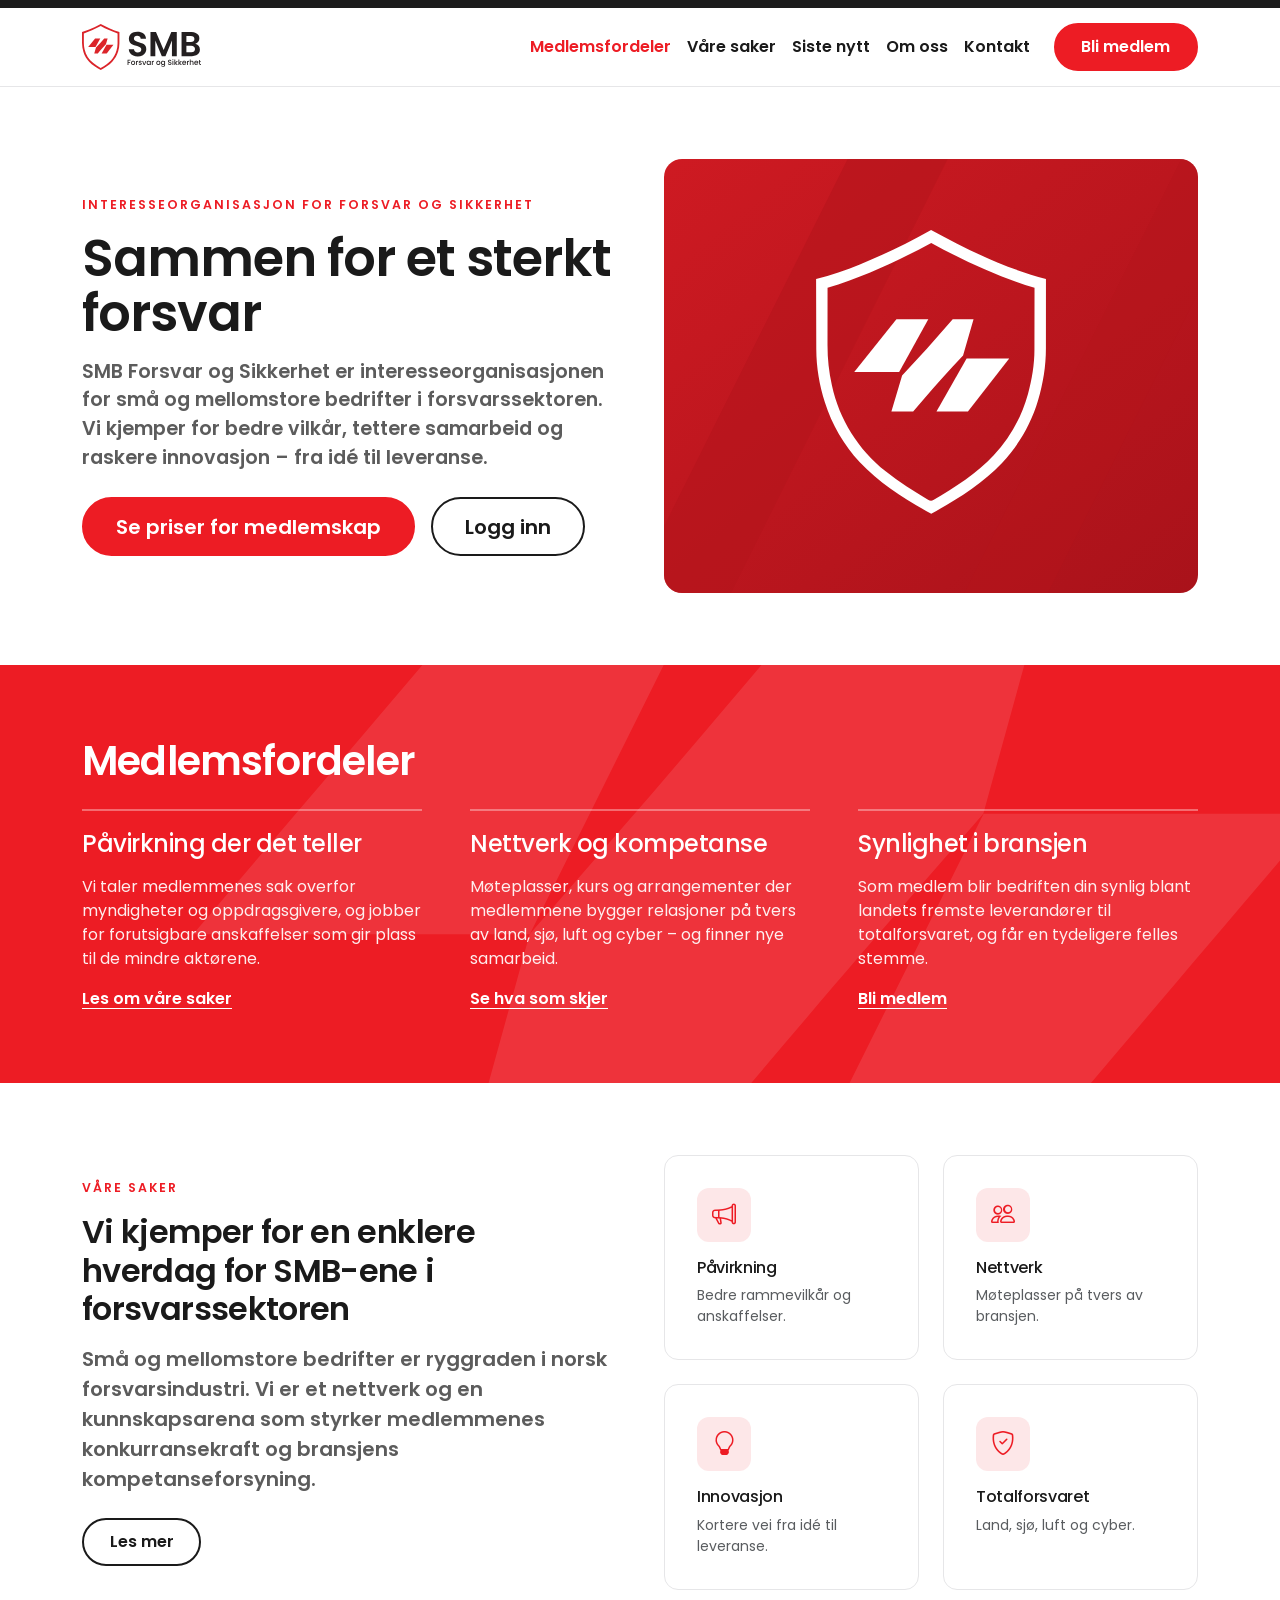
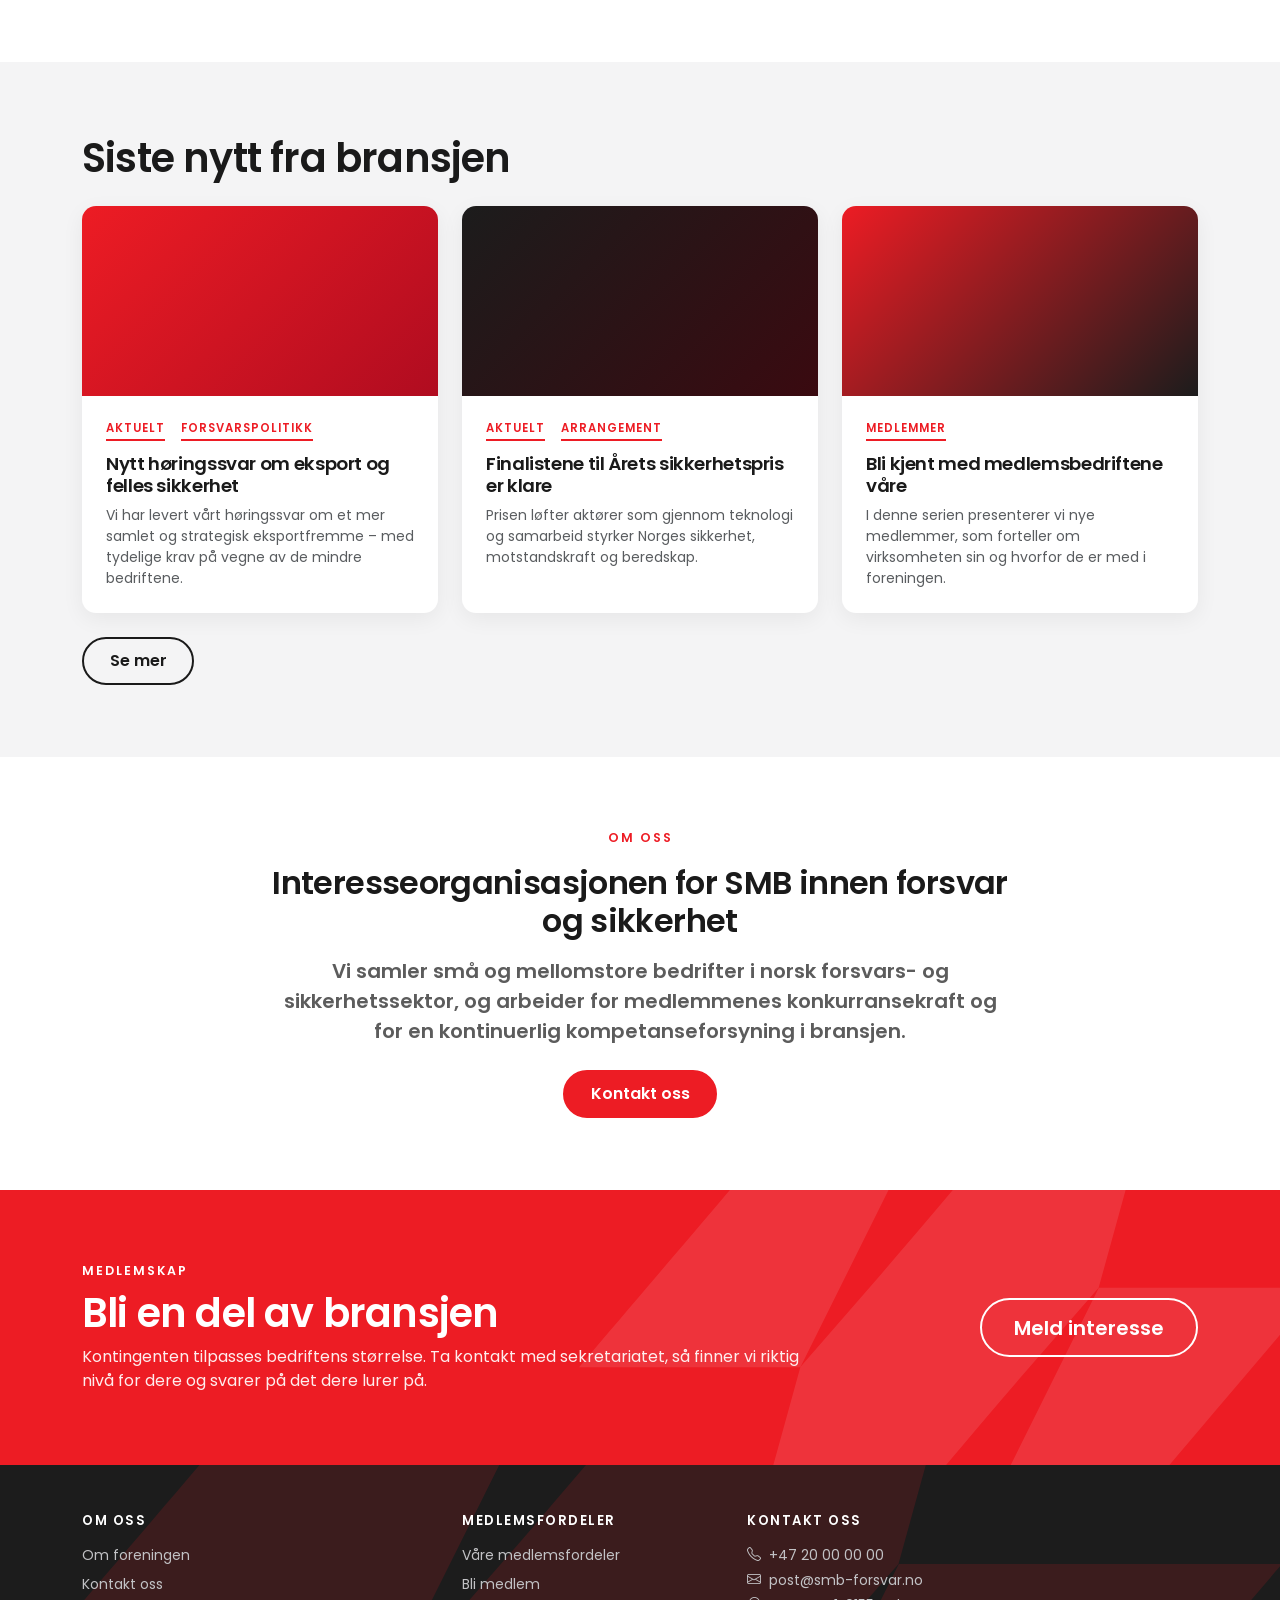
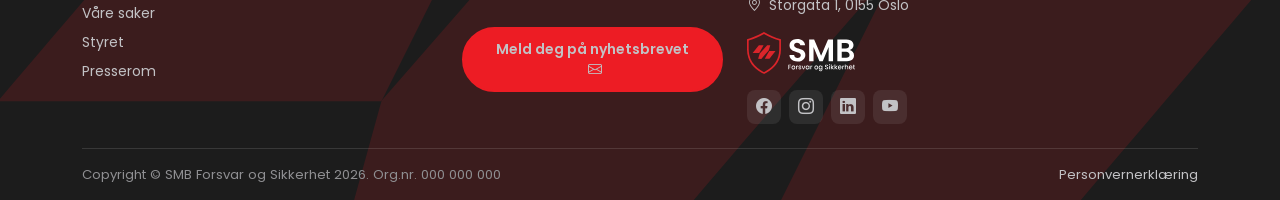
<file: index.html>
<!doctype html>
<html lang="nb">
<head>
  <meta charset="utf-8">
  <meta name="viewport" content="width=device-width, initial-scale=1">
  <title>SMB Forsvar og Sikkerhet – Sammen for et sterkt forsvar</title>
  <meta name="description" content="Interesseorganisasjonen for små og mellomstore bedrifter innen forsvar og sikkerhet. Vi kjemper for bedre vilkår, samarbeid og innovasjon i totalforsvaret.">
  <link rel="icon" href="assets/img/logo.svg">
  <link href="https://cdn.jsdelivr.net/npm/bootstrap@5.3.3/dist/css/bootstrap.min.css" rel="stylesheet">
  <link href="https://cdn.jsdelivr.net/npm/bootstrap-icons@1.11.3/font/bootstrap-icons.min.css" rel="stylesheet">
  <link href="assets/css/theme.css" rel="stylesheet">
</head>
<body>

  <!-- Tynn topplinje -->
  <div class="topbar"></div>

  <!-- Navbar -->
  <nav class="navbar navbar-expand-lg sticky-top">
    <div class="container">
      <a class="navbar-brand" href="index.html" aria-label="SMB Forsvar og Sikkerhet">
        <img class="brand-logo" src="assets/img/logo.svg" alt="SMB Forsvar og Sikkerhet">
      </a>
      <button class="navbar-toggler" type="button" data-bs-toggle="collapse" data-bs-target="#mainnav" aria-label="Meny">
        <span class="navbar-toggler-icon"></span>
      </button>
      <div class="collapse navbar-collapse justify-content-end" id="mainnav">
        <ul class="navbar-nav align-items-lg-center">
          <li class="nav-item"><a class="nav-link active" href="#medlemsfordeler">Medlemsfordeler</a></li>
          <li class="nav-item"><a class="nav-link" href="#saker">Våre saker</a></li>
          <li class="nav-item"><a class="nav-link" href="#nytt">Siste nytt</a></li>
          <li class="nav-item"><a class="nav-link" href="#om">Om oss</a></li>
          <li class="nav-item"><a class="nav-link" href="kontakt.html">Kontakt</a></li>
          <li class="nav-item ms-lg-3 mt-2 mt-lg-0"><a class="btn btn-brand" href="#medlemskap">Bli medlem</a></li>
        </ul>
      </div>
    </div>
  </nav>

  <!-- Hero -->
  <header class="hero">
    <div class="container">
      <div class="row align-items-center g-5">
        <div class="col-lg-6">
          <p class="eyebrow mb-3">Interesseorganisasjon for forsvar og sikkerhet</p>
          <h1 class="mb-3">Sammen for et sterkt forsvar</h1>
          <p class="lead mb-4">SMB Forsvar og Sikkerhet er interesseorganisasjonen for små og mellomstore bedrifter i forsvarssektoren. Vi kjemper for bedre vilkår, tettere samarbeid og raskere innovasjon – fra idé til leveranse.</p>
          <div class="d-flex flex-wrap gap-3">
            <a href="#medlemskap" class="btn btn-brand btn-lg">Se priser for medlemskap</a>
            <a href="#" class="btn btn-outline-ink btn-lg">Logg inn</a>
          </div>
        </div>
        <div class="col-lg-6">
          <img src="assets/img/hero.svg" class="hero-graphic" alt="">
        </div>
      </div>
    </div>
  </header>

  <!-- Medlemsfordeler (rødt felt) -->
  <section class="band-red section" id="medlemsfordeler">
    <div class="container">
      <h2 class="mb-4 display-6 fw-semibold">Medlemsfordeler</h2>
      <div class="row g-4 g-lg-5">
        <div class="col-md-4 feature">
          <h3 class="h4">Påvirkning der det teller</h3>
          <p>Vi taler medlemmenes sak overfor myndigheter og oppdragsgivere, og jobber for forutsigbare anskaffelser som gir plass til de mindre aktørene.</p>
          <a class="more" href="#saker">Les om våre saker</a>
        </div>
        <div class="col-md-4 feature">
          <h3 class="h4">Nettverk og kompetanse</h3>
          <p>Møteplasser, kurs og arrangementer der medlemmene bygger relasjoner på tvers av land, sjø, luft og cyber – og finner nye samarbeid.</p>
          <a class="more" href="#nytt">Se hva som skjer</a>
        </div>
        <div class="col-md-4 feature">
          <h3 class="h4">Synlighet i bransjen</h3>
          <p>Som medlem blir bedriften din synlig blant landets fremste leverandører til totalforsvaret, og får en tydeligere felles stemme.</p>
          <a class="more" href="#medlemskap">Bli medlem</a>
        </div>
      </div>
    </div>
  </section>

  <!-- Bli medlem-split -->
  <section class="section">
    <div class="container">
      <div class="row align-items-center g-5">
        <div class="col-lg-6" id="saker">
          <p class="eyebrow mb-3">Våre saker</p>
          <h2 class="mb-3">Vi kjemper for en enklere hverdag for SMB-ene i forsvarssektoren</h2>
          <p class="lead mb-4">Små og mellomstore bedrifter er ryggraden i norsk forsvarsindustri. Vi er et nettverk og en kunnskapsarena som styrker medlemmenes konkurransekraft og bransjens kompetanseforsyning.</p>
          <a href="kontakt.html" class="btn btn-outline-ink">Les mer</a>
        </div>
        <div class="col-lg-6">
          <div class="row g-4">
            <div class="col-sm-6">
              <div class="value-card">
                <div class="icon"><i class="bi bi-megaphone fs-4"></i></div>
                <h3 class="h6">Påvirkning</h3>
                <p class="text-muted small mb-0">Bedre rammevilkår og anskaffelser.</p>
              </div>
            </div>
            <div class="col-sm-6">
              <div class="value-card">
                <div class="icon"><i class="bi bi-people fs-4"></i></div>
                <h3 class="h6">Nettverk</h3>
                <p class="text-muted small mb-0">Møteplasser på tvers av bransjen.</p>
              </div>
            </div>
            <div class="col-sm-6">
              <div class="value-card">
                <div class="icon"><i class="bi bi-lightbulb fs-4"></i></div>
                <h3 class="h6">Innovasjon</h3>
                <p class="text-muted small mb-0">Kortere vei fra idé til leveranse.</p>
              </div>
            </div>
            <div class="col-sm-6">
              <div class="value-card">
                <div class="icon"><i class="bi bi-shield-check fs-4"></i></div>
                <h3 class="h6">Totalforsvaret</h3>
                <p class="text-muted small mb-0">Land, sjø, luft og cyber.</p>
              </div>
            </div>
          </div>
        </div>
      </div>
    </div>
  </section>

  <!-- Siste nytt -->
  <section class="section section-gray" id="nytt">
    <div class="container">
      <h2 class="mb-4 display-6 fw-semibold">Siste nytt fra bransjen</h2>
      <div class="row g-4">
        <div class="col-md-4">
          <article class="news-card">
            <div class="thumb" style="background:linear-gradient(135deg,#ED1C24,#B00C20);"></div>
            <div class="body">
              <div class="tags"><span class="tag">Aktuelt</span><span class="tag">Forsvarspolitikk</span></div>
              <h3>Nytt høringssvar om eksport og felles sikkerhet</h3>
              <p class="text-muted small mb-0">Vi har levert vårt høringssvar om et mer samlet og strategisk eksportfremme – med tydelige krav på vegne av de mindre bedriftene.</p>
            </div>
          </article>
        </div>
        <div class="col-md-4">
          <article class="news-card">
            <div class="thumb" style="background:linear-gradient(135deg,#1C1C1C,#3a0a10);"></div>
            <div class="body">
              <div class="tags"><span class="tag">Aktuelt</span><span class="tag">Arrangement</span></div>
              <h3>Finalistene til Årets sikkerhetspris er klare</h3>
              <p class="text-muted small mb-0">Prisen løfter aktører som gjennom teknologi og samarbeid styrker Norges sikkerhet, motstandskraft og beredskap.</p>
            </div>
          </article>
        </div>
        <div class="col-md-4">
          <article class="news-card">
            <div class="thumb" style="background:linear-gradient(135deg,#ED1C24,#1C1C1C);"></div>
            <div class="body">
              <div class="tags"><span class="tag">Medlemmer</span></div>
              <h3>Bli kjent med medlemsbedriftene våre</h3>
              <p class="text-muted small mb-0">I denne serien presenterer vi nye medlemmer, som forteller om virksomheten sin og hvorfor de er med i foreningen.</p>
            </div>
          </article>
        </div>
      </div>
      <div class="mt-4"><a href="#" class="btn btn-outline-ink">Se mer</a></div>
    </div>
  </section>

  <!-- Om oss -->
  <section class="section" id="om">
    <div class="container">
      <div class="row justify-content-center text-center">
        <div class="col-lg-8">
          <p class="eyebrow mb-3">Om oss</p>
          <h2 class="mb-3">Interesseorganisasjonen for SMB innen forsvar og sikkerhet</h2>
          <p class="lead">Vi samler små og mellomstore bedrifter i norsk forsvars- og sikkerhetssektor, og arbeider for medlemmenes konkurransekraft og for en kontinuerlig kompetanseforsyning i bransjen.</p>
          <a href="kontakt.html" class="btn btn-brand mt-2">Kontakt oss</a>
        </div>
      </div>
    </div>
  </section>

  <!-- Medlemskap / CTA -->
  <section class="cta-red section" id="medlemskap">
    <div class="container">
      <div class="row align-items-center g-4">
        <div class="col-lg-8">
          <p class="eyebrow mb-2" style="color:#fff;">Medlemskap</p>
          <h2 class="mb-2 display-6 fw-semibold">Bli en del av bransjen</h2>
          <p class="mb-0" style="color:rgba(255,255,255,.92); max-width:46rem;">Kontingenten tilpasses bedriftens størrelse. Ta kontakt med sekretariatet, så finner vi riktig nivå for dere og svarer på det dere lurer på.</p>
        </div>
        <div class="col-lg-4 text-lg-end">
          <a href="kontakt.html" class="btn btn-outline-light btn-lg">Meld interesse</a>
        </div>
      </div>
    </div>
  </section>

  <!-- Footer -->
  <footer class="site-footer pt-5">
    <div class="container">
      <div class="row g-4 pb-4">
        <div class="col-lg-4">
          <h6 class="mb-3">Om oss</h6>
          <ul class="list-unstyled small d-grid gap-2">
            <li><a href="#om">Om foreningen</a></li>
            <li><a href="kontakt.html">Kontakt oss</a></li>
            <li><a href="#saker">Våre saker</a></li>
            <li><a href="#">Styret</a></li>
            <li><a href="#">Presserom</a></li>
          </ul>
        </div>
        <div class="col-6 col-lg-3">
          <h6 class="mb-3">Medlemsfordeler</h6>
          <ul class="list-unstyled small d-grid gap-2">
            <li><a href="#medlemsfordeler">Våre medlemsfordeler</a></li>
            <li><a href="#medlemskap">Bli medlem</a></li>
          </ul>
          <a href="kontakt.html#nyhetsbrev" class="btn btn-brand btn-sm mt-3">Meld deg på nyhetsbrevet <i class="bi bi-envelope ms-1"></i></a>
        </div>
        <div class="col-lg-5">
          <h6 class="mb-3">Kontakt oss</h6>
          <p class="small mb-1"><i class="bi bi-telephone me-2"></i>+47 20 00 00 00</p>
          <p class="small mb-1"><i class="bi bi-envelope me-2"></i><a href="mailto:post@smb-forsvar.no">post@smb-forsvar.no</a></p>
          <p class="small mb-3"><i class="bi bi-geo-alt me-2"></i>Storgata 1, 0155 Oslo</p>
          <img class="footer-logo mb-3" src="assets/img/logo-white.svg" alt="SMB Forsvar og Sikkerhet">
          <div class="d-flex gap-2">
            <a class="social-ico" href="#" aria-label="Facebook"><i class="bi bi-facebook"></i></a>
            <a class="social-ico" href="#" aria-label="Instagram"><i class="bi bi-instagram"></i></a>
            <a class="social-ico" href="#" aria-label="LinkedIn"><i class="bi bi-linkedin"></i></a>
            <a class="social-ico" href="#" aria-label="YouTube"><i class="bi bi-youtube"></i></a>
          </div>
        </div>
      </div>
      <div class="footer-bottom py-3 d-flex flex-wrap justify-content-between gap-2">
        <span>Copyright © SMB Forsvar og Sikkerhet 2026. Org.nr. 000 000 000</span>
        <a href="#">Personvernerklæring</a>
      </div>
    </div>
  </footer>

  <script src="https://cdn.jsdelivr.net/npm/bootstrap@5.3.3/dist/js/bootstrap.bundle.min.js"></script>
</body>
</html>
</file>
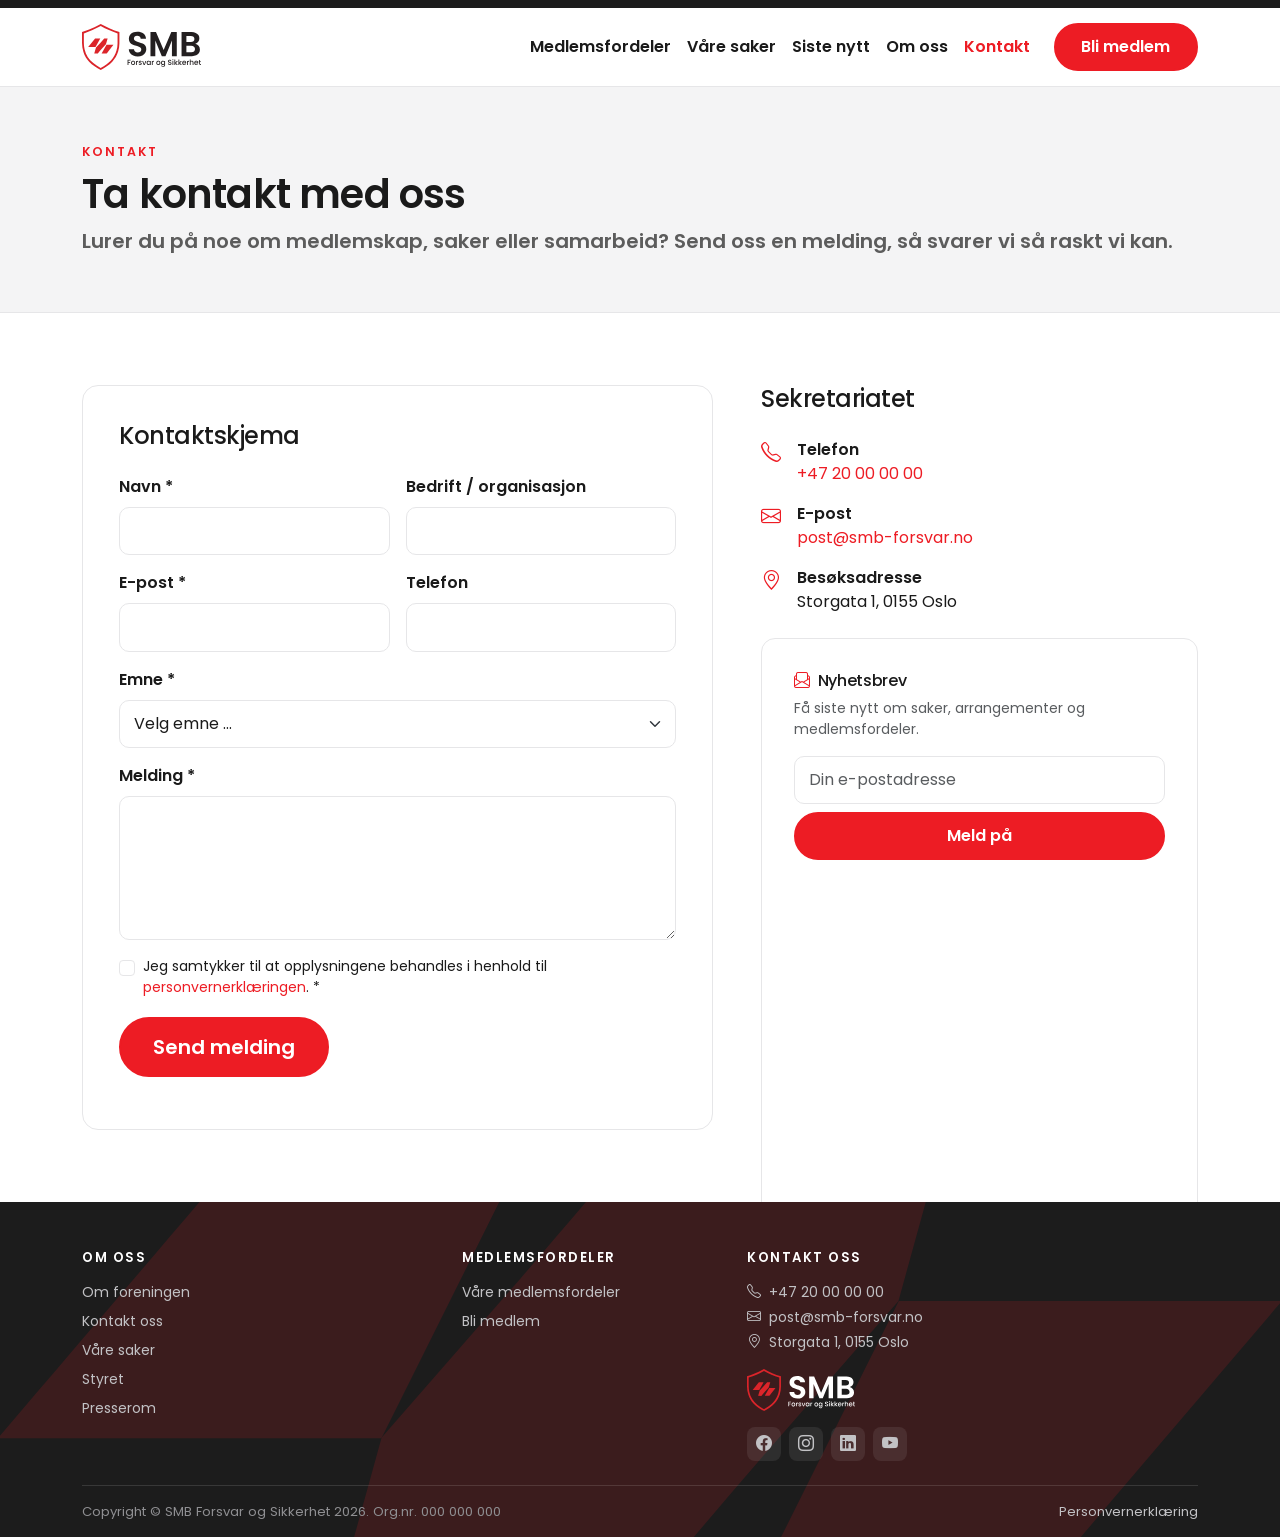
<file: kontakt.html>
<!doctype html>
<html lang="nb">
<head>
  <meta charset="utf-8">
  <meta name="viewport" content="width=device-width, initial-scale=1">
  <title>Kontakt – SMB Forsvar og Sikkerhet</title>
  <meta name="description" content="Ta kontakt med SMB Forsvar og Sikkerhet. Fyll ut kontaktskjemaet, eller ring sekretariatet.">
  <link rel="icon" href="assets/img/logo.svg">
  <link href="https://cdn.jsdelivr.net/npm/bootstrap@5.3.3/dist/css/bootstrap.min.css" rel="stylesheet">
  <link href="https://cdn.jsdelivr.net/npm/bootstrap-icons@1.11.3/font/bootstrap-icons.min.css" rel="stylesheet">
  <link href="assets/css/theme.css" rel="stylesheet">
</head>
<body>

  <div class="topbar"></div>

  <!-- Navbar -->
  <nav class="navbar navbar-expand-lg sticky-top">
    <div class="container">
      <a class="navbar-brand" href="index.html" aria-label="SMB Forsvar og Sikkerhet">
        <img class="brand-logo" src="assets/img/logo.svg" alt="SMB Forsvar og Sikkerhet">
      </a>
      <button class="navbar-toggler" type="button" data-bs-toggle="collapse" data-bs-target="#mainnav" aria-label="Meny">
        <span class="navbar-toggler-icon"></span>
      </button>
      <div class="collapse navbar-collapse justify-content-end" id="mainnav">
        <ul class="navbar-nav align-items-lg-center">
          <li class="nav-item"><a class="nav-link" href="index.html#medlemsfordeler">Medlemsfordeler</a></li>
          <li class="nav-item"><a class="nav-link" href="index.html#saker">Våre saker</a></li>
          <li class="nav-item"><a class="nav-link" href="index.html#nytt">Siste nytt</a></li>
          <li class="nav-item"><a class="nav-link" href="index.html#om">Om oss</a></li>
          <li class="nav-item"><a class="nav-link active" href="kontakt.html">Kontakt</a></li>
          <li class="nav-item ms-lg-3 mt-2 mt-lg-0"><a class="btn btn-brand" href="index.html#medlemskap">Bli medlem</a></li>
        </ul>
      </div>
    </div>
  </nav>

  <!-- Sidehode -->
  <div class="page-head">
    <div class="container">
      <p class="eyebrow mb-2">Kontakt</p>
      <h1 class="mb-2">Ta kontakt med oss</h1>
      <p class="lead mb-0">Lurer du på noe om medlemskap, saker eller samarbeid? Send oss en melding, så svarer vi så raskt vi kan.</p>
    </div>
  </div>

  <!-- Kontaktinnhold -->
  <section class="section">
    <div class="container">
      <div class="row g-5">
        <!-- Skjema -->
        <div class="col-lg-7">
          <div class="form-card">
            <h2 class="h4 mb-4">Kontaktskjema</h2>
            <form onsubmit="event.preventDefault(); this.reset(); document.getElementById('form-ok').classList.remove('d-none');">
              <div class="row g-3">
                <div class="col-md-6">
                  <label for="navn" class="form-label">Navn *</label>
                  <input type="text" class="form-control" id="navn" required>
                </div>
                <div class="col-md-6">
                  <label for="org" class="form-label">Bedrift / organisasjon</label>
                  <input type="text" class="form-control" id="org">
                </div>
                <div class="col-md-6">
                  <label for="epost" class="form-label">E-post *</label>
                  <input type="email" class="form-control" id="epost" required>
                </div>
                <div class="col-md-6">
                  <label for="tlf" class="form-label">Telefon</label>
                  <input type="tel" class="form-control" id="tlf">
                </div>
                <div class="col-12">
                  <label for="emne" class="form-label">Emne *</label>
                  <select class="form-select" id="emne" required>
                    <option value="" selected disabled>Velg emne …</option>
                    <option>Medlemskap</option>
                    <option>Arrangementer og kurs</option>
                    <option>Presse og media</option>
                    <option>Annet</option>
                  </select>
                </div>
                <div class="col-12">
                  <label for="melding" class="form-label">Melding *</label>
                  <textarea class="form-control" id="melding" rows="5" required></textarea>
                </div>
                <div class="col-12">
                  <div class="form-check">
                    <input class="form-check-input" type="checkbox" id="samtykke" required>
                    <label class="form-check-label small" for="samtykke">Jeg samtykker til at opplysningene behandles i henhold til <a href="#">personvernerklæringen</a>. *</label>
                  </div>
                </div>
                <div class="col-12">
                  <button type="submit" class="btn btn-brand btn-lg">Send melding</button>
                </div>
                <div class="col-12">
                  <div id="form-ok" class="alert alert-success d-none mb-0" role="alert">
                    <i class="bi bi-check-circle-fill me-2"></i>Takk for henvendelsen! Vi tar kontakt så snart som mulig.
                  </div>
                </div>
              </div>
            </form>
          </div>
        </div>

        <!-- Kontaktinfo + nyhetsbrev -->
        <div class="col-lg-5">
          <h2 class="h4 mb-4">Sekretariatet</h2>
          <div class="d-flex gap-3 mb-3">
            <i class="bi bi-telephone fs-5" style="color:var(--red)"></i>
            <div><div class="fw-semibold">Telefon</div><a href="tel:+4720000000">+47 20 00 00 00</a></div>
          </div>
          <div class="d-flex gap-3 mb-3">
            <i class="bi bi-envelope fs-5" style="color:var(--red)"></i>
            <div><div class="fw-semibold">E-post</div><a href="mailto:post@smb-forsvar.no">post@smb-forsvar.no</a></div>
          </div>
          <div class="d-flex gap-3 mb-4">
            <i class="bi bi-geo-alt fs-5" style="color:var(--red)"></i>
            <div><div class="fw-semibold">Besøksadresse</div>Storgata 1, 0155 Oslo</div>
          </div>

          <div class="value-card" id="nyhetsbrev">
            <h3 class="h6 mb-2"><i class="bi bi-envelope-paper me-2" style="color:var(--red)"></i>Nyhetsbrev</h3>
            <p class="text-muted small">Få siste nytt om saker, arrangementer og medlemsfordeler.</p>
            <form class="row g-2" onsubmit="event.preventDefault(); this.reset(); alert('Takk! Du er nå påmeldt nyhetsbrevet.');">
              <div class="col-12">
                <label for="nl-epost" class="visually-hidden">E-postadresse</label>
                <input type="email" class="form-control" id="nl-epost" placeholder="Din e-postadresse" required>
              </div>
              <div class="col-12 d-grid">
                <button class="btn btn-brand" type="submit">Meld på</button>
              </div>
            </form>
          </div>
        </div>
      </div>
    </div>
  </section>

  <!-- Footer -->
  <footer class="site-footer pt-5">
    <div class="container">
      <div class="row g-4 pb-4">
        <div class="col-lg-4">
          <h6 class="mb-3">Om oss</h6>
          <ul class="list-unstyled small d-grid gap-2">
            <li><a href="index.html#om">Om foreningen</a></li>
            <li><a href="kontakt.html">Kontakt oss</a></li>
            <li><a href="index.html#saker">Våre saker</a></li>
            <li><a href="#">Styret</a></li>
            <li><a href="#">Presserom</a></li>
          </ul>
        </div>
        <div class="col-6 col-lg-3">
          <h6 class="mb-3">Medlemsfordeler</h6>
          <ul class="list-unstyled small d-grid gap-2">
            <li><a href="index.html#medlemsfordeler">Våre medlemsfordeler</a></li>
            <li><a href="index.html#medlemskap">Bli medlem</a></li>
          </ul>
        </div>
        <div class="col-lg-5">
          <h6 class="mb-3">Kontakt oss</h6>
          <p class="small mb-1"><i class="bi bi-telephone me-2"></i>+47 20 00 00 00</p>
          <p class="small mb-1"><i class="bi bi-envelope me-2"></i><a href="mailto:post@smb-forsvar.no">post@smb-forsvar.no</a></p>
          <p class="small mb-3"><i class="bi bi-geo-alt me-2"></i>Storgata 1, 0155 Oslo</p>
          <img class="footer-logo mb-3" src="assets/img/logo-white.svg" alt="SMB Forsvar og Sikkerhet">
          <div class="d-flex gap-2">
            <a class="social-ico" href="#" aria-label="Facebook"><i class="bi bi-facebook"></i></a>
            <a class="social-ico" href="#" aria-label="Instagram"><i class="bi bi-instagram"></i></a>
            <a class="social-ico" href="#" aria-label="LinkedIn"><i class="bi bi-linkedin"></i></a>
            <a class="social-ico" href="#" aria-label="YouTube"><i class="bi bi-youtube"></i></a>
          </div>
        </div>
      </div>
      <div class="footer-bottom py-3 d-flex flex-wrap justify-content-between gap-2">
        <span>Copyright © SMB Forsvar og Sikkerhet 2026. Org.nr. 000 000 000</span>
        <a href="#">Personvernerklæring</a>
      </div>
    </div>
  </footer>

  <script src="https://cdn.jsdelivr.net/npm/bootstrap@5.3.3/dist/js/bootstrap.bundle.min.js"></script>
</body>
</html>
</file>
<file: assets/css/theme.css>
/* =====================================================================
   SMB-mal – felles tema for medlemsorganisasjoner
   Bygget på Bootstrap 5. Design/tone hentet fra smbnorge.no.
   Identitet: rød + sort + hvit, pille-knapper, skrå striper.
   ---------------------------------------------------------------------
   REBRANDING: endre kun variablene under :root for hver organisasjon.
   ===================================================================== */

@import url('https://fonts.googleapis.com/css2?family=Poppins:ital,wght@0,400;0,500;0,600;0,700;0,800;0,900;1,600&display=swap');

:root {
  /* Merkefarger – bytt disse per organisasjon */
  --red:      #ED1C24;   /* primær (SMB Norge-rød) */
  --red-dark: #C20D24;   /* hover */
  --red-deep: #B00C20;   /* mørk stripe */
  --ink:      #1A1A1A;   /* overskrifter / brødtekst */
  --black:    #1C1C1C;   /* footer / mørke felt */
  --muted:    #5c5c5c;
  --gray-100: #F4F4F5;   /* lyst seksjonsfelt */
  --line:     #e6e6e8;

  --font-base: 'Poppins', -apple-system, BlinkMacSystemFont, 'Segoe UI', Roboto, Arial, sans-serif;

  /* Bootstrap-overstyringer */
  --bs-primary: var(--red);
  --bs-body-color: var(--ink);
  --bs-body-font-family: var(--font-base);
  --bs-border-color: var(--line);
}

body { font-family: var(--font-base); color: var(--ink); }

h1,h2,h3,h4,h5,h6 { font-weight:600; color: var(--ink); letter-spacing: -.02em; }
.lead { color: var(--muted); font-weight: 600; }
a { color: var(--red); text-decoration: none; }
a:hover { color: var(--red-dark); }

.eyebrow { text-transform: uppercase; letter-spacing: 2px; font-size:.78rem; font-weight:600; color: var(--red); }

/* skrå-stripe-motiv (gjenbrukbart) */
.stripes { position: relative; overflow: hidden; }
.stripes::before {
  content:""; position:absolute; inset:0; pointer-events:none;
  background: repeating-linear-gradient(115deg,
     transparent 0 60px,
     rgba(0,0,0,.05) 60px 130px);
}

/* ---------- Knapper (piller) ---------- */
.btn { border-radius: 999px; font-weight:600; padding: .62rem 1.6rem; }
.btn-lg { padding: .8rem 2rem; }

.btn-brand { background: var(--red); border:2px solid var(--red); color:#fff; }
.btn-brand:hover { background: var(--red-dark); border-color: var(--red-dark); color:#fff; }

.btn-outline-ink { background: transparent; border:2px solid var(--ink); color: var(--ink); }
.btn-outline-ink:hover { background: var(--ink); color:#fff; }

.btn-outline-light { background: transparent; border:2px solid #fff; color:#fff; }
.btn-outline-light:hover { background:#fff; color: var(--ink); }

/* ---------- Topbar ---------- */
.topbar { background: var(--black); height: 8px; }

/* ---------- Navbar ---------- */
.navbar { background:#fff; border-bottom:1px solid var(--line); padding:.7rem 0; }
.navbar-brand img, .navbar-brand .brand-logo { height: 46px; width:auto; display:block; }
.navbar .nav-link { color: var(--ink); font-weight:600; padding-inline:.85rem; }
.navbar .nav-link:hover, .navbar .nav-link.active { color: var(--red); }

/* ---------- Hero (lyst) ---------- */
.hero { background:#fff; padding: 4.5rem 0; }
.hero h1 { font-size: clamp(2.1rem, 4vw, 3.3rem); line-height:1.08; }
.hero p.lead { font-size:1.2rem; max-width: 34rem; }
.hero-graphic { width:100%; height:auto; border-radius:18px; display:block; }

/* ---------- Seksjoner ---------- */
.section { padding: 4.5rem 0; }
.section-gray { background: var(--gray-100); }

/* rødt fullbredde-felt (som "Medlemsfordeler") */
.band-red { background: var(--red); color:#fff; }
.band-red h2, .band-red h3 { color:#fff; }
.band-red .col-feature { padding: 1.2rem 0; }
.band-red .col-feature + .col-feature { }
.feature h3 { border-top:2px solid rgba(255,255,255,.35); padding-top:1.2rem; margin-bottom:1rem; }
.feature p { color: rgba(255,255,255,.92); }
.feature a.more { color:#fff; font-weight:600; text-decoration:underline; text-underline-offset:4px; }
.feature a.more:hover { color:#fff; opacity:.85; }

/* ---------- Nyhetskort ---------- */
.news-card { background:#fff; border-radius:14px; overflow:hidden; height:100%; box-shadow:0 6px 22px rgba(0,0,0,.06); }
.news-card .thumb { height:190px; background-size:cover; background-position:center; }
.news-card .body { padding:1.5rem; }
.news-card .tags { display:flex; gap:1rem; margin-bottom:.75rem; }
.news-card .tag { font-size:.72rem; font-weight:600; color:var(--red); text-transform:uppercase; letter-spacing:1px; border-bottom:2px solid var(--red); padding-bottom:2px; }
.news-card h3 { font-size:1.15rem; }

/* ---------- Verdikort ---------- */
.value-card { background:#fff; border:1px solid var(--line); border-radius:14px; padding:2rem; height:100%; }
.value-card .icon { width:54px;height:54px;border-radius:12px;display:flex;align-items:center;justify-content:center;background:rgba(237,28,36,.10); color:var(--red); margin-bottom:1rem; }

/* ---------- CTA-rødt felt ---------- */
.cta-red { background: var(--red); color:#fff; }
.cta-red h2 { color:#fff; }

/* ---------- Skjema ---------- */
.form-card { background:#fff; border:1px solid var(--line); border-radius:16px; padding:2.25rem; }
.form-label { font-weight:600; color: var(--ink); }
.form-control, .form-select { border-radius:10px; padding:.7rem .9rem; }
.form-control:focus, .form-select:focus { border-color: var(--red); box-shadow:0 0 0 .2rem rgba(237,28,36,.15); }

/* ---------- Sidehode ---------- */
.page-head { background: var(--gray-100); border-bottom:1px solid var(--line); padding:3.5rem 0; }

/* ---------- Footer ---------- */
.site-footer { background:#1C1C1C; color:#c2c2c5; position:relative; overflow:hidden; }
.site-footer::before {
  content:""; position:absolute; inset:0; pointer-events:none; z-index:0;
  background:url('../img/mark-red.svg') no-repeat center center;
  background-size:auto 220%;   /* større enn footeren */
  opacity:.15;
}
.site-footer a { color:#c2c2c5; }
.site-footer a:hover { color:#fff; }
.site-footer h6 { color:#fff; text-transform:uppercase; letter-spacing:1.5px; font-size:.82rem; font-weight:600; }
.site-footer .footer-logo { height:42px; width:auto; }
.footer-bottom { border-top:1px solid rgba(255,255,255,.12); font-size:.82rem; color:#8f8f92; }
.social-ico { width:34px;height:34px;border-radius:8px;display:inline-flex;align-items:center;justify-content:center;background:rgba(255,255,255,.08); color:#fff; }
.social-ico:hover { background: var(--red); color:#fff; }

/* position + merke-vannmerke på røde felt */
.band-red, .cta-red { position:relative; overflow:hidden; }
.band-red::after, .cta-red::after {
  content:""; position:absolute; inset:0; pointer-events:none; z-index:0;
  background: url('../img/mark-white.svg') no-repeat right -40px center;
  background-size: auto 155%;
  opacity:.10;
}
.band-red > .container, .cta-red > .container, .site-footer > .container { position:relative; z-index:1; }
</file>
